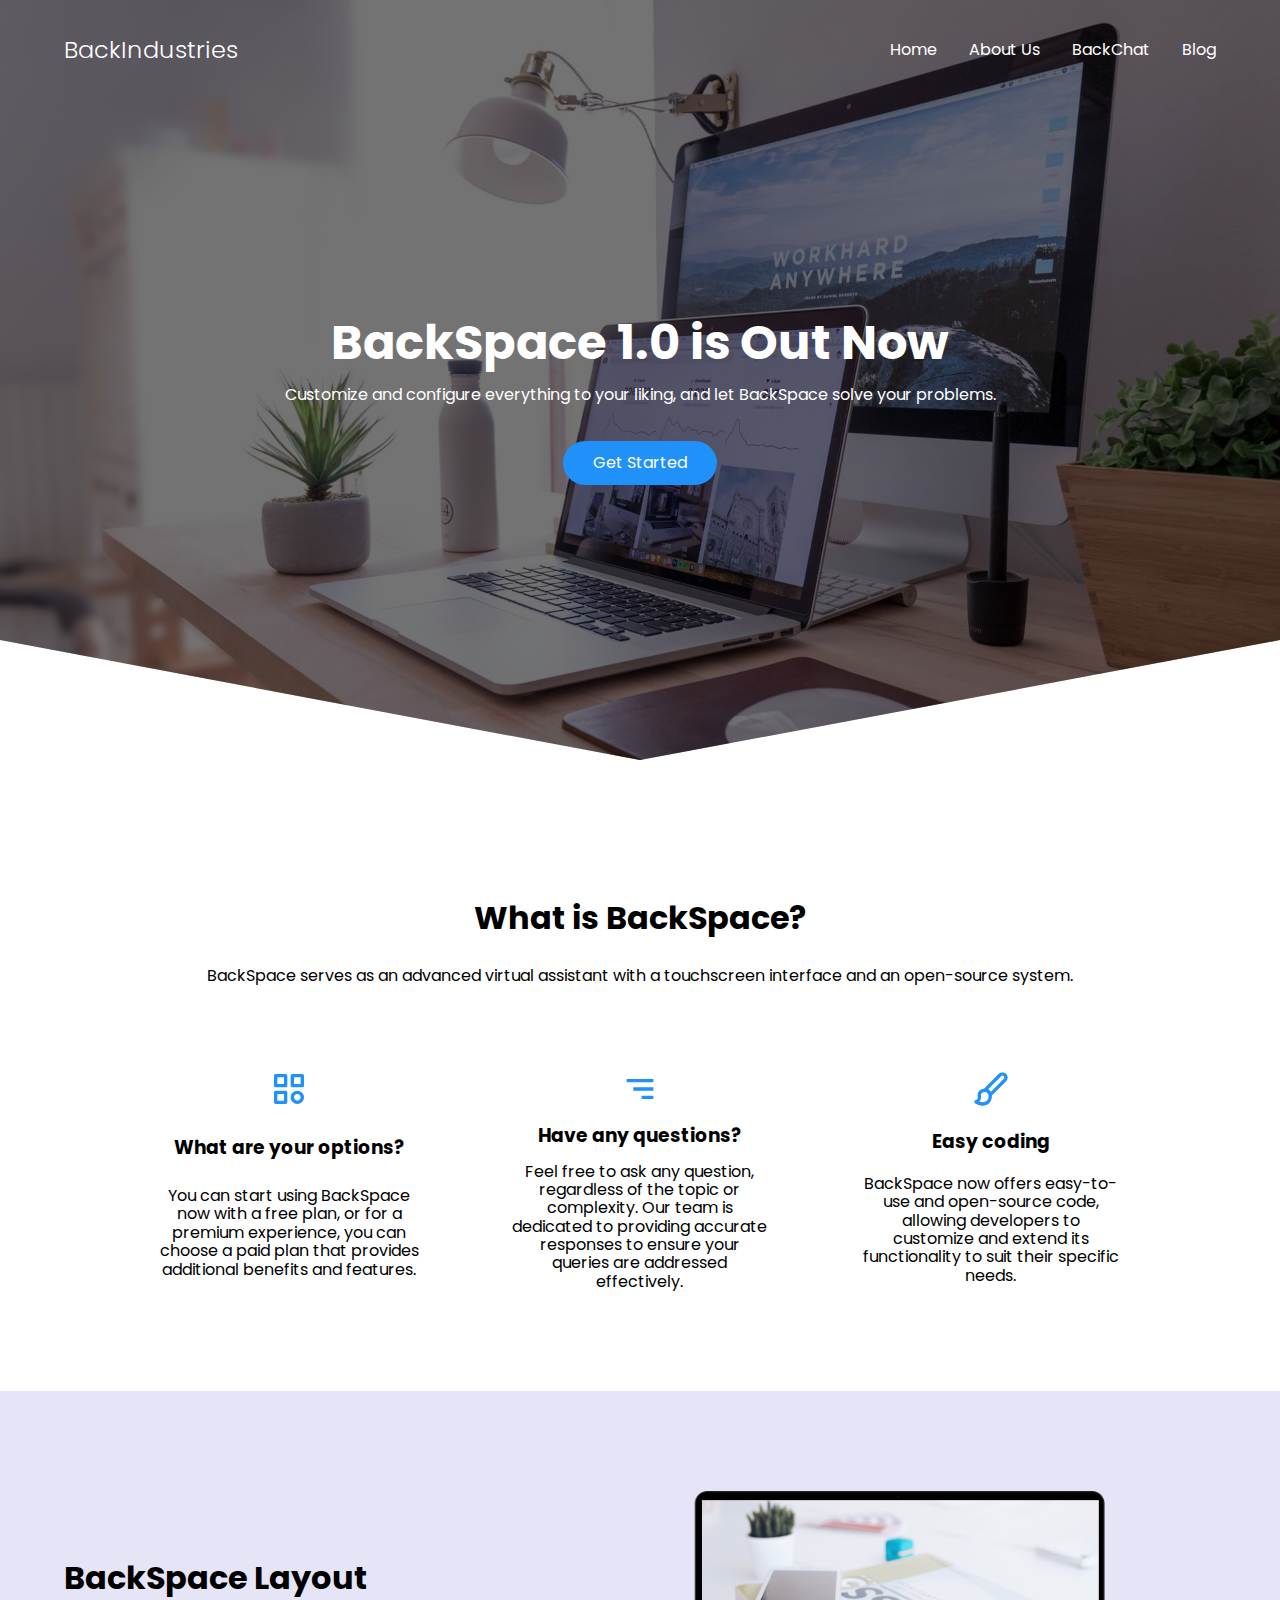
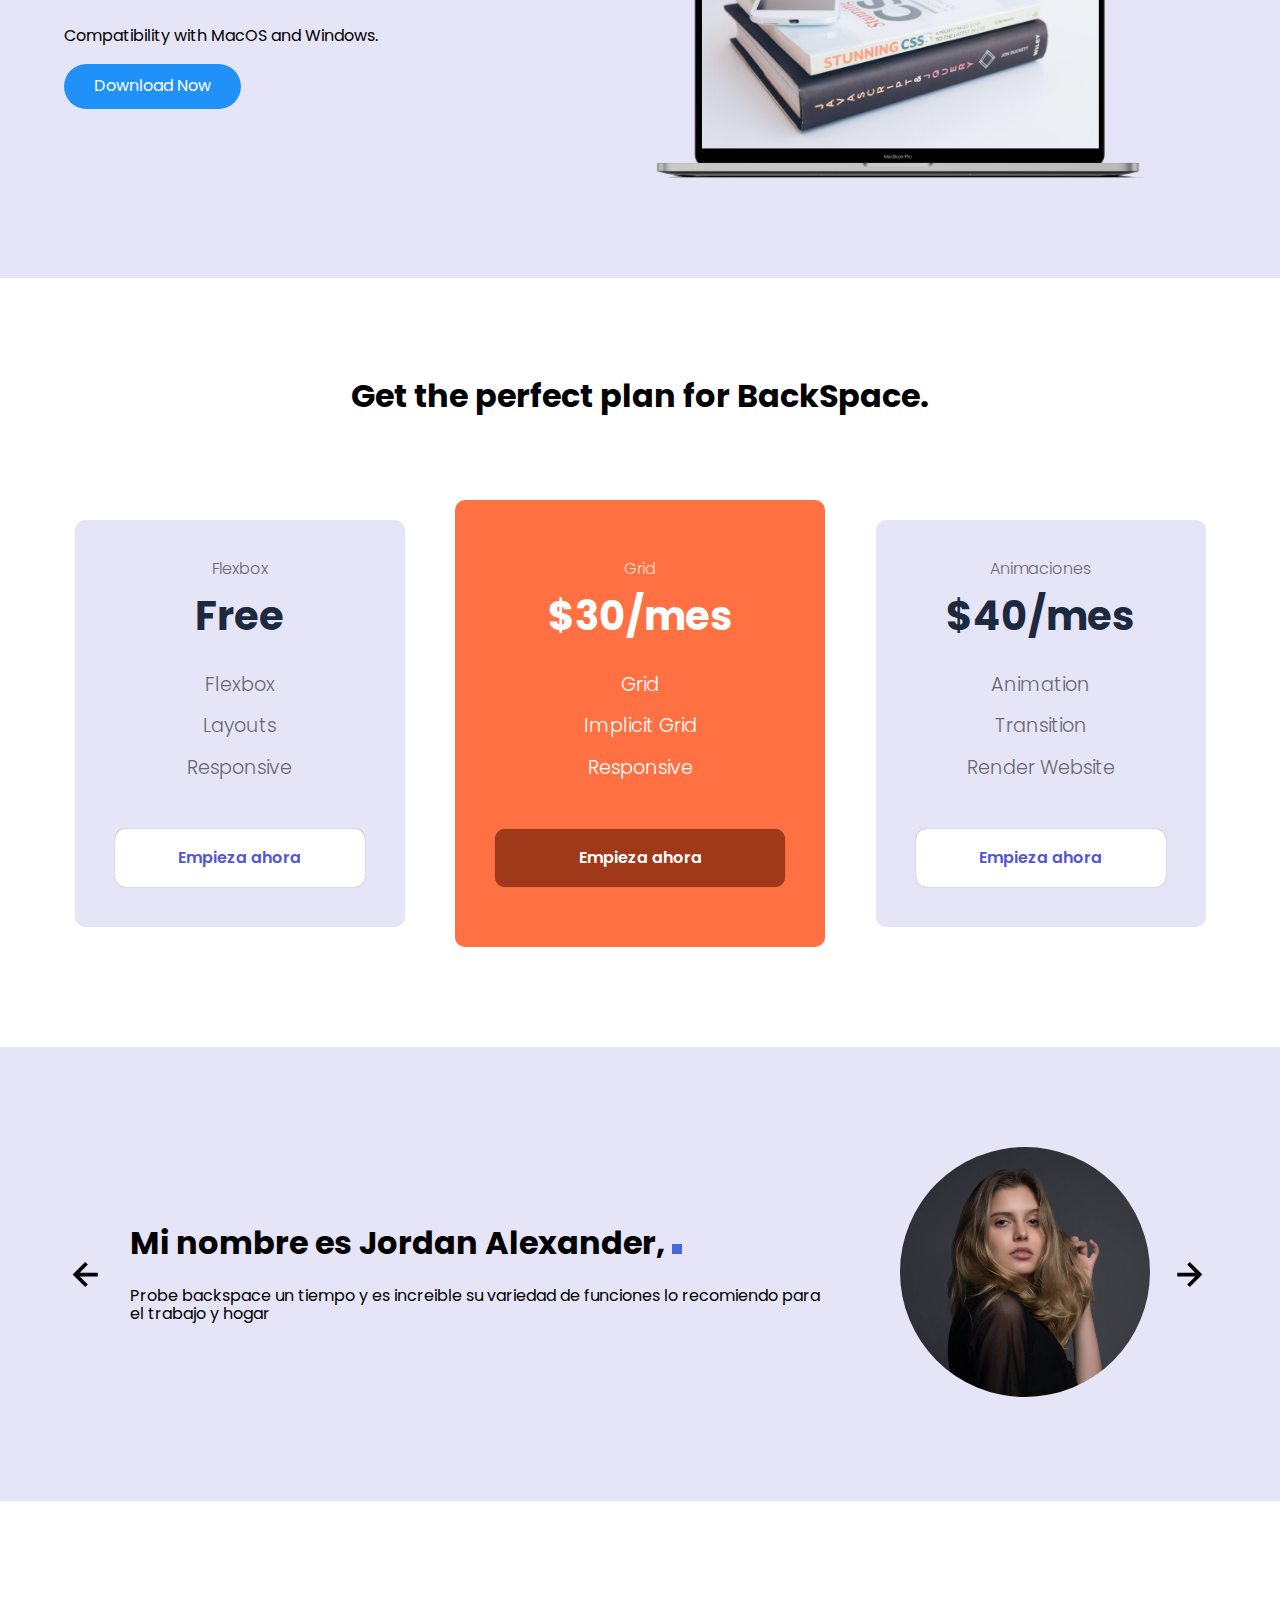
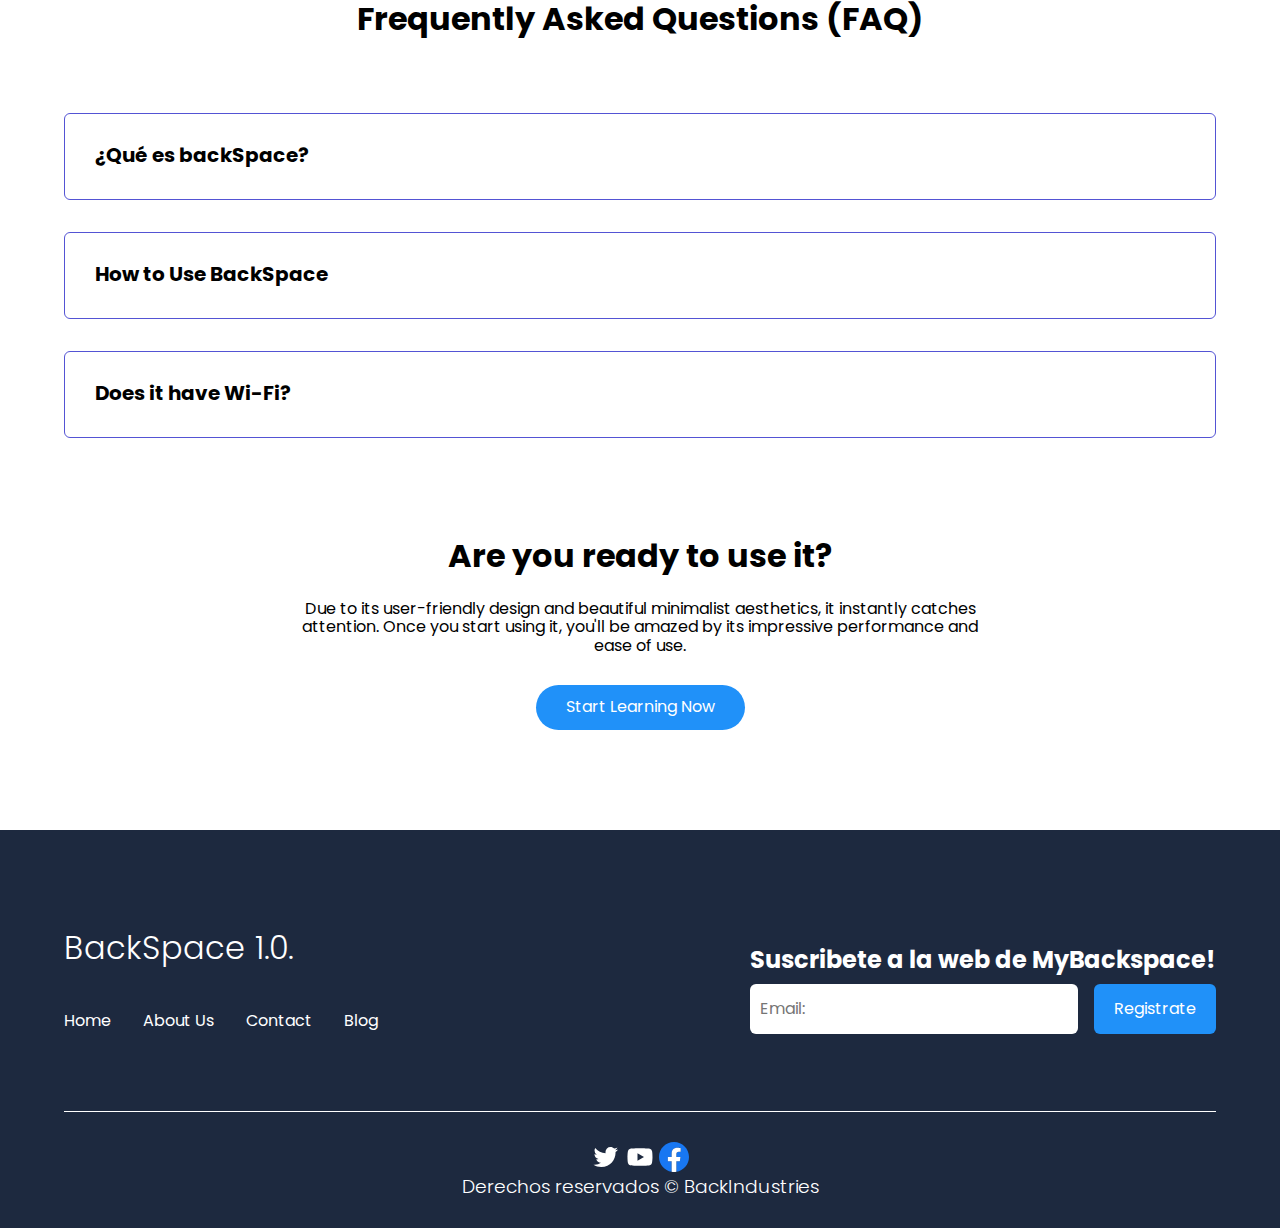
<file: index.html>
<!DOCTYPE html>
<html lang="en">
<head>
    <title>BackIndustries</title>
    <script src="https://accounts.google.com/gsi/client" async defer></script>
    <meta charset="UTF-8">
    <meta http-equiv="X-UA-Compatible" content="IE=edge">
    <meta name="viewport" content="width=device-width, initial-scale=1.0">
    <meta name="google-signin-client_id" content="316828881159-am9to51ntud4ed0re72rbc4k93ifo8s1.apps.googleusercontent.com">
    <title>BackSpace 1.0</title>
    <link rel="shortcut icon" href="./assets/images/backspace-low-resolution-logo-black-on-white-background.png" type="image/x-icon">
    <link rel="stylesheet" href="./assets/css/normalize.css">
    <link rel="stylesheet" href="./assets/css/estilos.css">
    <meta name="theme-color" content="#2091F9">
    <meta name="title" content="BackSpace 1.0">
    <meta name="description"
        content="Backspace is an advanced virtual assistant with a touchscreen interface and an open-source system. Designed to provide an exceptional user experience, Backspace offers a wide range of features and advanced capabilities to facilitate interaction and task management.">
    <meta property="og:type" content="website">
    <meta property="og:url" content="https://alexcgdesign.github.io">
    <meta property="og:title" content="BackSpace 1.0">
    </meta property="og:description"
        content="Backspace is an advanced virtual assistant with a touchscreen interface and an open-source system. Designed to provide an exceptional user experience, Backspace offers a wide range of features and advanced capabilities to facilitate interaction and task management.">
    <meta property="og:image" content="https://alexcgdesign.github.io/images/css.jpg">
    <meta property="twitter:card" content="summary_large_image">
    <meta property="twitter:url" content="https://www.jordanalex.com/">
    <meta property="twitter:title" content="BackSpace 1.0">
    <meta property="twitter:description"
        content="Backspace is an advanced virtual assistant with a touchscreen interface and an open-source system. Designed to provide an exceptional user experience, Backspace offers a wide range of features and advanced capabilities to facilitate interaction and task management.">
    <meta property="twitter:image" content="https://alexcgdesign.github.io/images/css.jpg">
</head>
<body>
    <header class="hero">
        <nav class="nav container">
            <div class="nav__logo">
                <h2 class="nav__title">BackIndustries</h2>
            </div>
            <ul class="nav__link nav__link--menu">
                <li class="nav__items">
                    <a href="index.html" class="nav__links">Home</a>
                </li>
                <li class="nav__items">
                    <a href="portafolio.html" class="nav__links" >About Us</a>
                </li>
                <li class="nav__items">
                    <a href="#" class="nav__links">BackChat</a>
                </li>
                <li class="nav__items">
                    <a href="blog.html" class="nav__links">Blog</a>
                </li>
                <img src="./assets/images/close.svg" class="nav__close">
            </ul>
            <div class="nav__menu">
                <img src="./assets/images/menu.svg" class="nav__img">
            </div>
        </nav>
        <section class="hero__container container">
            <h1 class="hero__title">BackSpace 1.0 is Out Now</h1>
            <p class="hero__paragraph">Customize and configure everything to your liking, and let BackSpace solve your problems.</p>
            <a href="shoppingCart.html" class="cta">Get Started</a>
        </section>
    </header>
    <main>
        <section class="container about">
            <h2 class="subtitle">What is BackSpace?</h2>
            <p class="about__paragraph">BackSpace serves as an advanced virtual assistant with a touchscreen interface and an open-source system.</p>
            <div class="about__main">
                <article class="about__icons">
                    <img src="./assets/images/shapes.svg" class="about__icon">
                    <h3 class="about__title">What are your options?</h3>
                    <p class="about__paragrah">You can start using BackSpace now with a free plan, or for a premium experience, you can choose a paid plan that provides additional benefits and features.</p>
                </article>
                <article class="about__icons">
                    <img src="./assets/images/menu.svg" class="about__icon">
                    <h3 class="about__title">Have any questions?</h3>
                    <p class="about__paragrah">Feel free to ask any question, regardless of the topic or complexity. Our team is dedicated to providing accurate responses to ensure your queries are addressed effectively.</p>
                </article>
                <article class="about__icons">
                    <img src="./assets/images/paint.svg" class="about__icon">
                    <h3 class="about__title">Easy coding</h3>
                    <p class="about__paragrah">BackSpace now offers easy-to-use and open-source code, allowing developers to customize and extend its functionality to suit their specific needs.</p>
                </article>
            </div>
        </section>
        <section class="knowledge">
            <div class="knowledge__container container">
                <div class="knowledege__texts">
                    <h2 class="subtitle">BackSpace Layout</h2>
                    <p class="knowledge__paragraph">Compatibility with MacOS and Windows.</p>
                    <a href="Download.html" class="cta">Download Now</a>
                </div>
                <figure class="knowledge__picture">
                    <img src="./assets/images/macbook.png" class="knowledge__img">
                </figure>
            </div>
        </section>
        <section class="price container">
            <h2 class="subtitle">Get the perfect plan for BackSpace.</h2>
            <div class="price__table">
                <div class="price__element">
                    <p class="price__name">Flexbox</p>
                    <h3 class="price__price">Free</h3>
                    <div class="price__items">
                        <p class="price__features">Flexbox</p>
                        <p class="price__features">Layouts</p>
                        <p class="price__features">Responsive</p>
                    </div>
                    <a href="pagoplan.html" class="price__cta">Empieza ahora</a>
                </div>
                <div class="price__element price__element--best">
                    <p class="price__name">Grid</p>
                    <h3 class="price__price">$30/mes</h3>
                    <div class="price__items">
                        <p class="price__features">Grid</p>
                        <p class="price__features">Implicit Grid</p>
                        <p class="price__features">Responsive</p>
                    </div>
                    <a href="pagoplan.html" class="price__cta">Empieza ahora</a>
                </div>
                <div class="price__element">
                    <p class="price__name">Animaciones</p>
                    <h3 class="price__price">$40/mes</h3>
                    <div class="price__items">
                        <p class="price__features">Animation</p>
                        <p class="price__features">Transition</p>
                        <p class="price__features">Render Website</p>
                    </div>
                    <a href="pagoplan.html" class="price__cta">Empieza ahora</a>
                </div>
            </div>
        </section>
        <section class="testimony">
            <div class="testimony__container container">
                <img src="./assets/images/leftarrow.svg" class="testimony__arrow" id="before">
                <section class="testimony__body testimony__body--show" data-id="1">
                    <div class="testimony__texts">
                        <h2 class="subtitle">Mi nombre es Jordan Alexander, <span class="testimony__course"></span></h2>
                        <p class="testimony__review">Probe backspace un tiempo y es increible su variedad de funciones lo recomiendo para el trabajo y hogar</p>
                    </div>
                    <figure class="testimony__picture">
                        <img src="./assets/images/face.jpg" class="testimony__img">
                    </figure>
                </section>
                <section class="testimony__body" data-id="2">
                    <div class="testimony__texts">
                        <h2 class="subtitle">Mi nombre es Alejandra Perez, <span class="testimony__course">estudiante de
                                CSS.</span></h2>
                        <p class="testimony__review">Siempre quise un asistente virtual como backspace, es increible ya que tiene codigo libre y sin problemas</p>
                    </div>
                    <figure class="testimony__picture">
                        <img src="./assets/images/face2.jpg" class="testimony__img">
                    </figure>
                </section>
                <section class="testimony__body" data-id="3">
                    <div class="testimony__texts">
                        <h2 class="subtitle">Mi nombre es Karen Arteaga, <span class="testimony__course">estudiante de
                                CSS.</span></h2>
                        <p class="testimony__review">Cuando tengo una pregunta o no se algo backspaceme ayuda con ello y su interfaz es minimalista y facil de usar incluyendo un centro de preguntas y respuestas</p>
                    </div>
                    <figure class="testimony__picture">
                        <img src="./assets/images/face3.jpg" class="testimony__img">
                    </figure>
                </section>
                <section class="testimony__body" data-id="4">
                    <div class="testimony__texts">
                        <h2 class="subtitle">Mi nombre es Kevin Ramirez, <span class="testimony__course">estudiante de
                                CSS.</span></h2>
                        <p class="testimony__review">al igual que ellos, lo recomiendo por la experiencia que ofrece, no solo responde preguntas si no que es compatible con dispositivos del hogar y mucho mas!</p>
                    </div>
                    <figure class="testimony__picture">
                        <img src="./assets/images/face4.jpg" class="testimony__img">
                    </figure>
                </section>
                <img src="./assets/images/rightarrow.svg" class="testimony__arrow" id="next">
            </div>
        </section>
        <section class="questions container">
            <h2 class="subtitle">Frequently Asked Questions (FAQ)</h2>

            <section class="questions__container">
                <article class="questions__padding">
                    <div class="questions__answer">
                        <h3 class="questions__title">¿Qué es backSpace?
                            <span class="questions__arrow">
                                <img src="./assets/images/arrow.svg" class="questions__img">
                            </span>
                        </h3>
                        <p class="questions__show">aparte de ser codigo abierto, BackSpace es seguro y facil de usar, no tendras problemas al usarlo ya que su interfaz es muy intuitiva</p>
                    </div>
                </article>
                <article class="questions__padding">
                    <div class="questions__answer">
                        <h3 class="questions__title">How to Use BackSpace
                            <span class="questions__arrow">
                                <img src="./assets/images/arrow.svg" class="questions__img">
                            </span>
                        </h3>
                        <p class="questions__show">1_ Connect the device: BackSpace is equipped with a cable that should be connected to enable its functionality. Ensure a secure connection between the cable and the BackSpace device, as well as your computer or power source.

                            <br>2_ Visit the MyBackspace website: Open your preferred web browser and navigate to the official MyBackspace website. This dedicated platform provides the necessary tools and resources for setting up and optimizing your BackSpace experience.
                            
                            <br>3_ Configure BackSpace: Once you have accessed the MyBackspace website, carefully follow the provided instructions to configure BackSpace according to your specific preferences and requirements. This may involve creating an account and logging in to access the comprehensive configuration options.
                            
                            <br>4_ Enjoy the BackSpace experience: Once BackSpace has been successfully configured, you can begin leveraging its capabilities to enhance productivity and streamline tasks. Take the time to explore the diverse range of features and functionalities available, such as voice commands, task management, and seamless integration with other devices and services.
                            
                            </p>
                    </div>
                </article>
                <article class="questions__padding">
                    <div class="questions__answer">
                        <h3 class="questions__title">Does it have Wi-Fi?
                            <span class="questions__arrow">
                                <img src="./assets/images/arrow.svg" class="questions__img">
                            </span>
                        </h3>
                        <p class="questions__show">
                            Yes, BackSpace is equipped with both Wi-Fi and Bluetooth connectivity for enhanced connectivity options. This allows you to seamlessly connect and pair with various devices, regardless of their compatibility, thanks to the latest Wi-Fi and Bluetooth technologies.
                        </p>
                    </div>
                </article>
            </section>
            <section class="questions__offer">
                <h2 class="subtitle">Are you ready to use it?</h2>
                <p class="questions__copy">Due to its user-friendly design and beautiful minimalist aesthetics, it instantly catches attention. Once you start using it, you'll be amazed by its impressive performance and ease of use.                </p>
                <a href="#" target="_blank" class="cta">Start Learning Now</a>
            </section>
        </section>
    </main>
    <footer class="footer">
        <section class="footer__container container">
            <nav class="nav nav--footer">
                <h2 class="footer__title">BackSpace 1.0.</h2>
                <ul class="nav__link nav__link--footer">
                    <li class="nav__items">
                        <a href="index.html" class="nav__links">Home</a>
                    </li>
                    <li class="nav__items">
                        <a href="portafolio.html" class="nav__links">About Us</a>
                    </li>
                    <li class="nav__items">
                        <a href="contacto.html" class="nav__links">Contact</a>
                    </li>
                    <li class="nav__items">
                        <a href="blog.html"  class="nav__links">Blog</a>
                    </li>
                </ul>
            </nav>
            <form class="footer__form" action="https://formspree.io/f/mknkkrkj" method="POST">
                <h2 class="footer__newsletter">Suscribete a la web de MyBackspace!</h2>
                <div class="footer__inputs">
                    <input type="email" placeholder="Email:" class="footer__input" name="_replyto">
                    <input type="submit" value="Registrate" class="footer__submit">
                </div>
            </form>
        </section>
        <section class="footer__copy container">
            <div class="footer__social">
                <a href="https://twitter.com/BackIndustries_" target="_blank" class="footer__icons"><img src="./assets/images/twitter.svg" class="footer__img"></a>
                <a href="https://youtube.com" target="_blank" class="footer__icons"><img src="./assets/images/youtube.svg" class="footer__img"></a>
                <a href="https://facebook.com" target="_blank" class="footer__icons"><img src="./assets/images/facebook.svg" class="footer__img"></a>
            </div>
            <h3 class="footer__copyright">Derechos reservados &copy; BackIndustries</h3>
        </section>
    </footer>
    <script src="./assets/js/slider.js"></script>
    <script src="./assets/js/questions.js"></script>
    <script src="./assets/js/menu.js"></script>
</body>
</html>
</file>
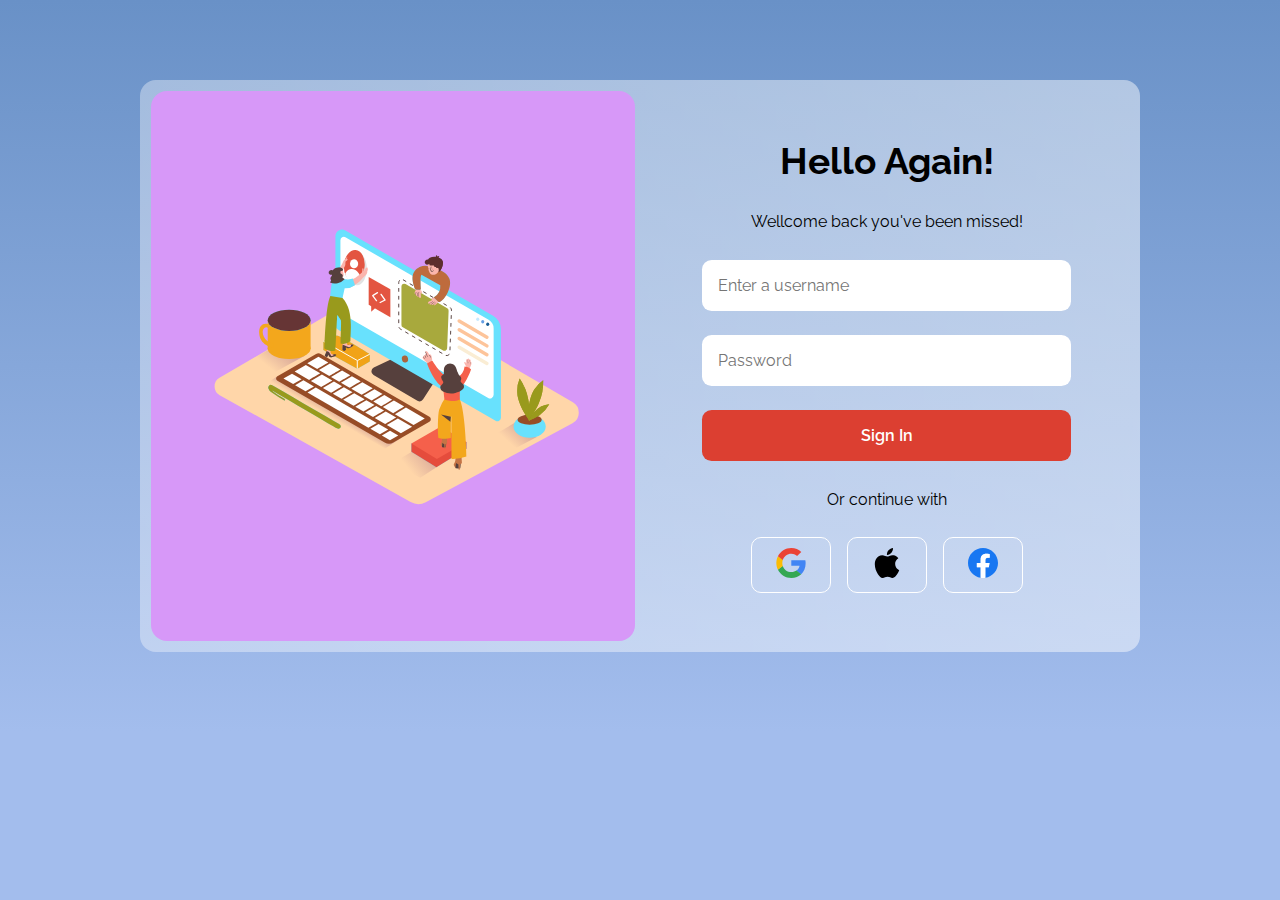
<file: contacto.html>
<!DOCTYPE html>
<html lang="es">

<head>
    <meta charset="UTF-8">
    <meta http-equiv="X-UA-Compatible" content="IE=edge">
    <meta name="viewport" content="width=device-width, initial-scale=1.0">
    <title>Contacto</title>
    <link rel="stylesheet" href="./assets/css/estilos_contacto.css">
    <link rel="preconnect" href="https://fonts.googleapis.com">
    <link rel="preconnect" href="https://fonts.gstatic.com" crossorigin>
    <link href="https://fonts.googleapis.com/css2?family=Raleway:wght@300;400;600&display=swap" rel="stylesheet">
</head>
<body>
    <section class="main">
        <figure class="main__figure">
            <img src="./assets/images/illustration.svg" class="main__img">
        </figure>
        <div class="main__contact">
            <h2 class="main__title">Hello Again!</h2>
            <p class="main__paragraph">Wellcome back you've been missed!</p>
            <form class="main__form">
                <input type="text" placeholder="Enter a username" class="main__input">
                <input type="password" placeholder="Password" class="main__input">
                <input type="submit" value="Sign In" class="main__input main__input--send">
            </form>
            <p class="main__paragraph">Or continue with</p>
            <article class="main__social">
                <a href="#" class="main__link">
                    <img src="./assets/images/google-icon.svg" class="main__icon">
                </a>
                <a href="#" class="main__link">
                    <img src="./assets/images/apple.svg" class="main__icon">
                </a>
                <a href="#" class="main__link">
                    <img src="./assets/images/facebook.svg" class="main__icon">
                </a>
            </article>
        </div>
    </section>
</body>

</html>
</file>
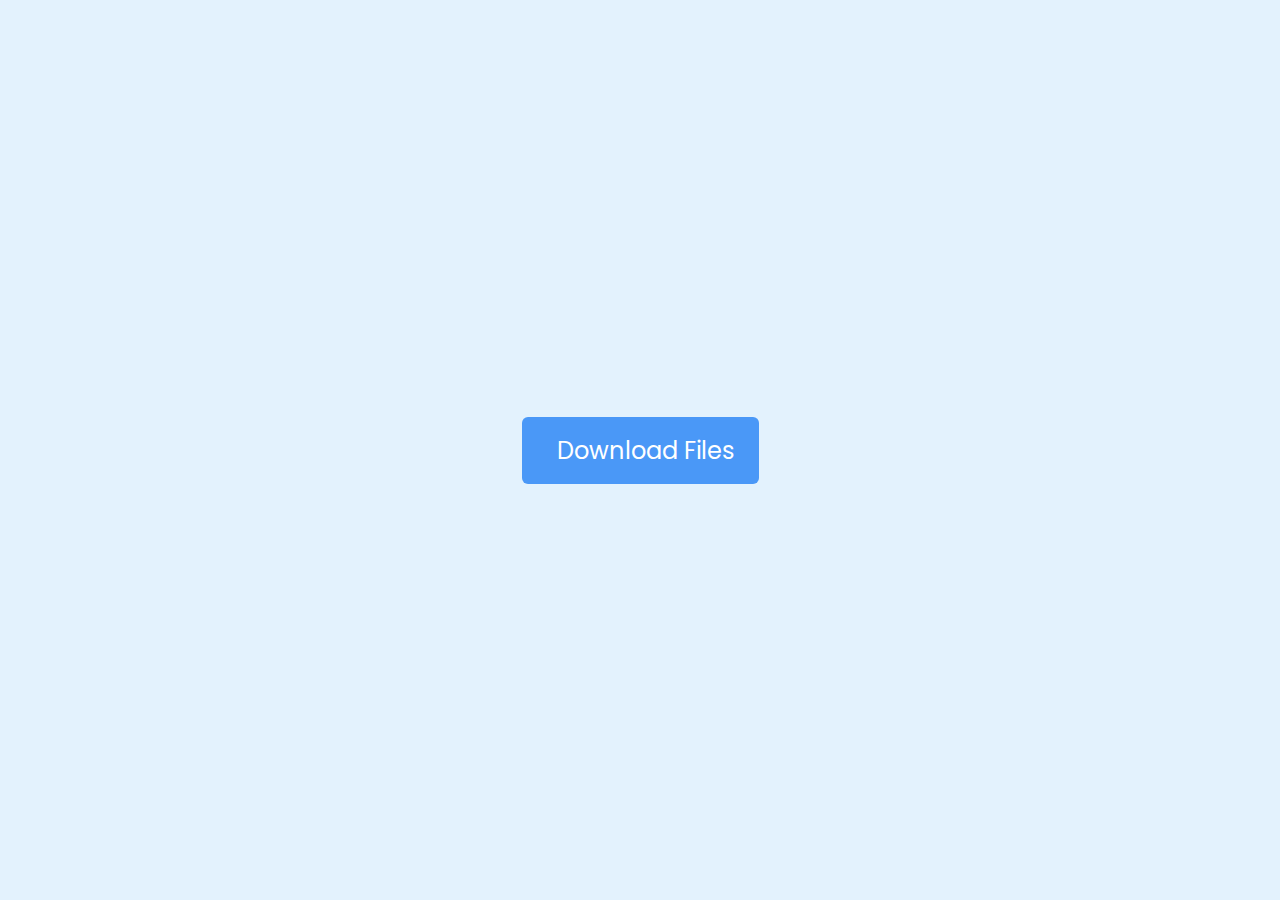
<file: Download.html>
<!DOCTYPE html>
<!-- Coding By CodingNepal - youtube.com/codingnepal -->
<html lang="Es" dir="ltr">
  <head>
    <meta charset="utf-8">
    <title>Download BackIndustries App</title>
    <link rel="stylesheet" href="./assets/css/styledownload.css">
    <meta name="viewport" content="width=device-width, initial-scale=1.0">
    <!-- Google Font Link for Icons only -->
    <link rel="stylesheet" href="https://fonts.googleapis.com/css2?family=Material+Symbols+Rounded:opsz,wght,FILL,GRAD@20..48,100..700,0..1,-50..200" />
    <script src="./assets/js/script.js" defer></script>
  </head>
  <body>
    <button class="download-btn" data-timer="3">
      
      <span class="text">Download Files</span>
    </button>
  </body>
</html>
</file>
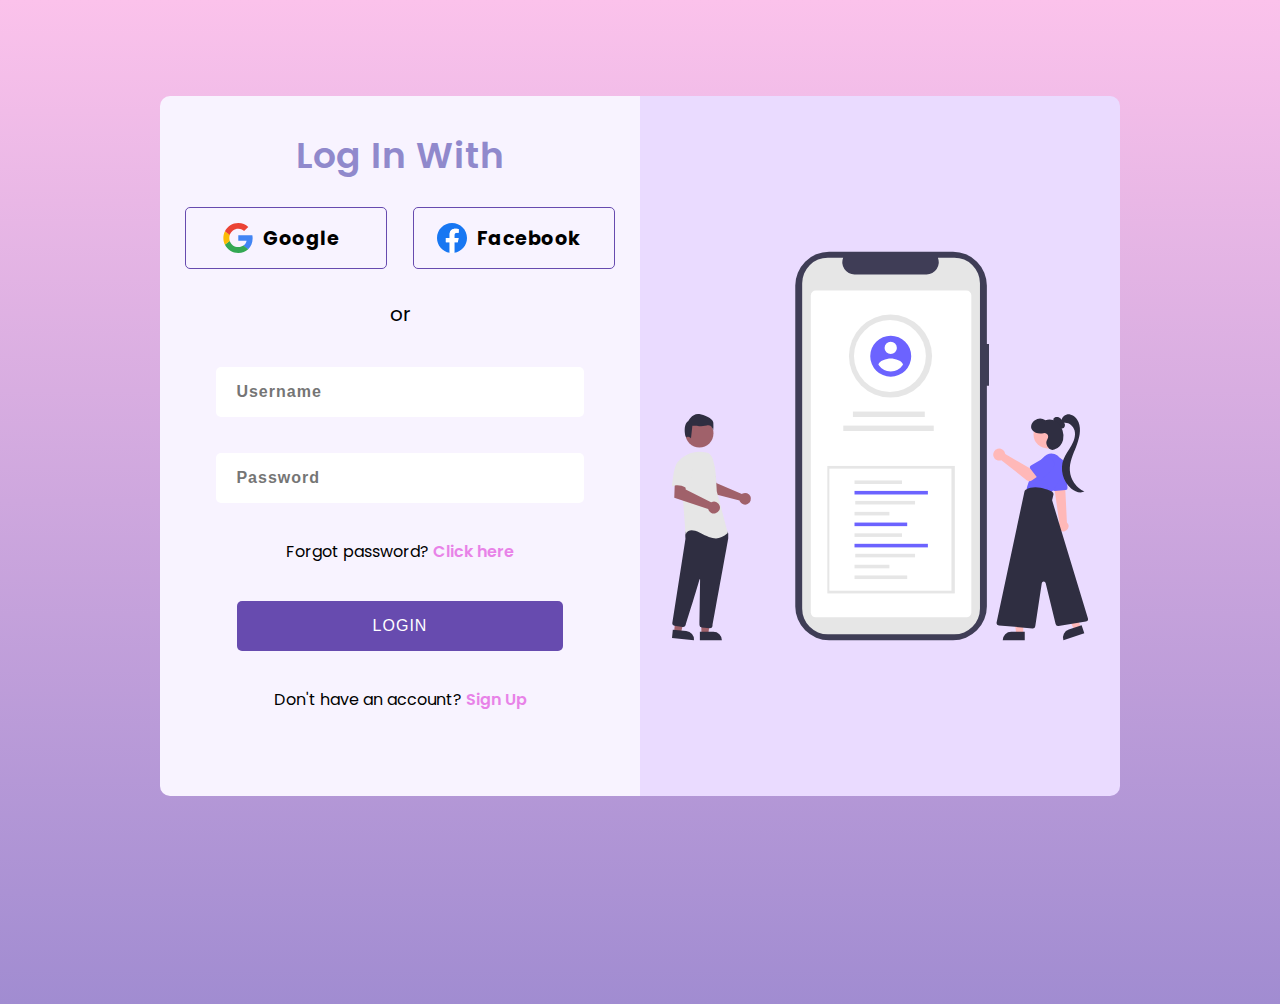
<file: login.html>
<!DOCTYPE html>
<html lang="en">
<head>
    <meta charset="UTF-8">
    <meta http-equiv="X-UA-Compatible" content="IE=edge">
    <meta name="viewport" content="width=device-width, initial-scale=1.0">
    
    <link rel="stylesheet" href="assets/css/style1.css">
    
    <title>Login</title>
</head>
<body>
      <div class="login-container">
          <div class="login-info-container">
            <h1 class="title">Log in with</h1>
            <div class="social-login">
                <div class="social-login-element">
                    <img src="/assets/images/google-icon.svg" alt="google-image">
                    <span>Google</span>
                </div>
                <div class="social-login-element">
                    <img src="/assets/images/facebook.svg" alt="facebook-image">
                    <span>Facebook</span>
                </div>
            </div>
            <p>or</p>
            <form class="inputs-container">
                <input class="input" type="text" placeholder="Username">
                <input class="input" type="text" placeholder="Password">
                <p>Forgot password? <span class="span">Click here</span></p>
                <button class="btn">login</button>
         
               
                <p>Don't have an account? <span class="span">Sign Up</span></p>
            </form>
          </div>
            <img class="image-container" src="assets/images/login.svg" alt="">
      </div>

</body>
</html>
</file>
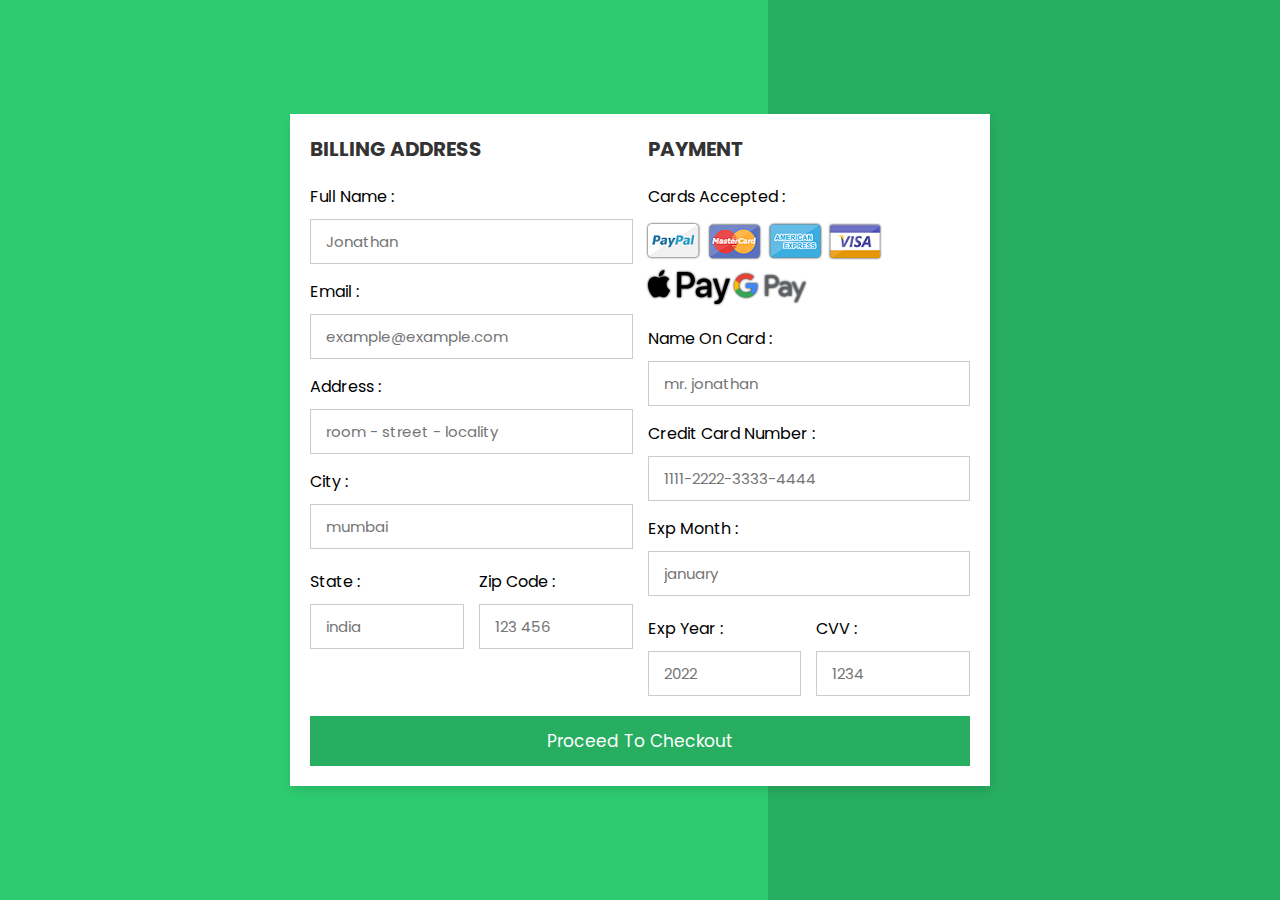
<file: pagoplan.html>
<!DOCTYPE html>
<html lang="Es">
<head>
    <meta charset="UTF-8">
    <meta http-equiv="X-UA-Compatible" content="IE=edge">
    <meta name="viewport" content="width=device-width, initial-scale=1.0">
    
    <!-- custom css file link  -->
    <link rel="stylesheet" href="./assets/css/stylepago.css">

</head>
<body>

<div class="container">

    <form action="">

        <div class="row">

            <div class="col">

                <h3 class="title">billing address</h3>

                <div class="inputBox">
                    <span>full name :</span>
                    <input type="text" placeholder="Jonathan">
                </div>
                <div class="inputBox">
                    <span>email :</span>
                    <input type="email" placeholder="example@example.com">
                </div>
                <div class="inputBox">
                    <span>address :</span>
                    <input type="text" placeholder="room - street - locality">
                </div>
                <div class="inputBox">
                    <span>city :</span>
                    <input type="text" placeholder="mumbai">
                </div>

                <div class="flex">
                    <div class="inputBox">
                        <span>state :</span>
                        <input type="text" placeholder="india">
                    </div>
                    <div class="inputBox">
                        <span>zip code :</span>
                        <input type="text" placeholder="123 456">
                    </div>
                </div>
                
            </div>

            <div class="col">

                <h3 class="title">payment</h3>

                <div class="inputBox">
                    <span>cards accepted :</span>
                    <img src="./assets/images/card_img.png" alt=""><br>
                    <img src="./assets/images/Apple_Pay_logo.svg" alt="">
                    <img src="./assets/images/Google_Pay_Logo.svg.png" alt="">
                </div>
                <div class="inputBox">
                    <span>name on card :</span>
                    <input type="text" placeholder="mr. jonathan">
                </div>
                <div class="inputBox">
                    <span>credit card number :</span>
                    <input type="number" placeholder="1111-2222-3333-4444">
                </div>
                <div class="inputBox">
                    <span>exp month :</span>
                    <input type="text" placeholder="january">
                </div>

                <div class="flex">
                    <div class="inputBox">
                        <span>exp year :</span>
                        <input type="number" placeholder="2022">
                    </div>
                    <div class="inputBox">
                        <span>CVV :</span>
                        <input type="text" placeholder="1234">
                    </div>
                </div>

            </div>
    
        </div>

        <input type="submit" value="proceed to checkout" class="submit-btn">

    </form>

</div>    
    
</body>
</html>
</file>
<file: assets/css/estilos.css>
@import url('https://fonts.googleapis.com/css2?family=Poppins:wght@300;400;600;700&display=swap');

:root {
    --padding-container: 100px 0;
    --color-title: #00000;
}

body {
    font-family: 'Poppins', sans-serif;
}

.container {
    width: 90%;
    max-width: 1200px;
    margin: 0 auto;
    overflow: hidden;
    padding: var(--padding-container);
}

.hero {
    width: 100%;
    height: 100vh;
    min-height: 600px;
    max-height: 800px;
    position: relative;
    display: grid;
    grid-template-rows: 100px 1fr;
    color: #fff;
}

.hero::before {
    content: "";
    position: absolute;
    top: 0;
    left: 0;
    width: 100%;
    height: 100%;
    background-image: linear-gradient(180deg, #0000008c 0%, #0000008c 100%), url('../images/computer.jpg');
    background-size: cover;
    clip-path: polygon(0 0, 100% 0, 100% 80%, 50% 95%, 0 80%);
    z-index: -1;
}


/* Nav */

.nav {
    --padding-container: 0;
    height: 100%;
    display: flex;
    align-items: center;
}

.nav__title {
    font-weight: 300;
}

.nav__link {
    margin-left: auto;
    padding: 0;
    display: grid;
    grid-auto-flow: column;
    grid-auto-columns: max-content;
    gap: 2em;
}

.nav__items {
    list-style: none;
}

.nav__links {
    color: #fff;
    text-decoration: none;
}

.nav__menu {
    margin-left: auto;
    cursor: pointer;
    display: none;
}

.nav__img {
    display: block;
    width: 30px;
}


.nav__close {
    display: var(--show, none);
}


/* Hero container */

.hero__container {
    max-width: 800px;
    --padding-container: 0;
    display: grid;
    grid-auto-rows: max-content;
    align-content: center;
    gap: 1em;
    padding-bottom: 100px;
    text-align: center;
}

.hero__title {
    font-size: 3rem;
}

.hero__paragraph {
    margin-bottom: 20px;
}

.cta {
    display: inline-block;
    background-color: #2091F9;
    justify-self: center;
    color: #fff;
    text-decoration: none;
    padding: 13px 30px;
    border-radius: 32px;
}

/* About */

.about {
    text-align: center;
}

.subtitle {
    color: var(--color-title);
    font-size: 2rem;
    margin-bottom: 25px;
}


.about__paragraph {
    line-height: 1.7;
}

.about__main {
    padding-top: 80px;
    display: grid;
    width: 90%;
    margin: 0 auto;
    gap: 1em;
    overflow: hidden;
    grid-template-columns: repeat(auto-fit, minmax(260px, auto));
}


.about__icons {
    display: grid;
    gap: 1em;
    justify-items: center;
    width: 260px;
    overflow: hidden;
    margin: 0 auto;
}

.about__icon {
    width: 40px;
}

/* Knowledge */

.knowledge {
    background-color: #e5e5f7;
    background-image: radial-gradient(#444cf7 0.5px, transparent 0.5px), radial-gradient(#444cf7 0.5px, #e5e5f7 0.5px);
    background-size: 20px 20px;
    background-position: 0 0, 10px 10px;
    overflow: hidden;
}

.knowledge__container{
    display: grid;
    grid-template-columns: 1fr 1fr;
    gap: 1em;
    align-items: center;
}

.knowledge__picture{
    max-width: 500px;
}

.knowledge__paragraph{
    line-height: 1.7;
    margin-bottom: 15px;
}

.knowledge__img{
    width: 100%;
    display: block;
}

/* price */

.price{
    text-align: center;
}

.price__table{
    padding-top: 60px;
    display: flex;
    flex-wrap: wrap;
    gap: 2.5em;
    justify-content: space-evenly;
    align-items: center;
}

.price__element{
    background-color: #e5e5f7;
    text-align: center;
    border-radius: 10px;
    width: 330px;
    padding: 40px;
    --color-plan: #696871;
    --color-price: #1D293F;
    --bg-cta: #fff;
    --color-cta: #5454D4;
    --color-items: #696871;
}

.price__element--best{
    width: 370px;
    padding: 60px 40px;
    background-color: #FF7143;
    --color-plan: rgb(255 255 255 / 75%);
    --color-price: #fff;
    --bg-cta: #9F3919;
    --color-cta: #FFF;
    --color-items: #fff;
}


.price__name{
    color: var(--color-plan);
    margin-bottom: 15px;
    font-weight: 300;
}

.price__price{
    font-size: 2.5rem;
    color: var(--color-price);
}

.price__items{
    margin-top: 35px;
    display: grid;
    gap: 1em;
    font-weight: 300;
    font-size: 1.2rem;
    margin-bottom: 50px;
    color: var(--color-items);
}

.price__cta{
    display: block;
    padding: 20px 0;
    border-radius: 10px;
    text-decoration: none;
    background-color: var(--bg-cta);
    font-weight: 600;
    color: var(--color-cta);
    box-shadow: 0 0 1px rgba(0, 0, 0, .5);
}

/* Testimony */

.testimony{
    background-color: #e5e5f7;
}

.testimony__container{
    display: grid;
    grid-template-columns: 50px 1fr 50px;
    gap: 1em;
    align-items: center;
}

.testimony__body{
    display: grid;
    grid-template-columns: 1fr max-content;
    justify-content: space-between;
    align-items: center;
    gap: 2em;
    grid-column: 2/3;
    grid-row: 1/2;
    opacity: 0;
    pointer-events: none;
}


.testimony__body--show{
    pointer-events: unset;
    opacity: 1;
    transition: opacity 1.5s ease-in-out;
}

.testimony__img{
    width: 250px;
    height: 250px;
    border-radius: 50%;
    object-fit: cover;
    object-position: 50% 30%;
}

.testimony__texts{
    max-width: 700px;
}

.testimony__course{
    background-color: royalblue;
    color: #fff;
    display: inline-block;
    padding: 5px;
}

.testimony__arrow{
    width: 90%;
    cursor: pointer;
}

/* Questions */

.questions{
    text-align: center;
}

.questions__container{
    display: grid;
    gap: 2em;
    padding-top: 50px;
    padding-bottom: 100px;
}

.questions__padding{
    padding: 0;
    transition: padding .3s;
    border: 1px solid #5454D4;
    border-radius: 6px;
}

.questions__padding--add{
    padding-bottom: 30px;
}

.questions__answer{
    padding: 0 30px 0;
    overflow: hidden;
}

.questions__title{
    text-align: left;
    display: flex;
    font-size: 20px;
    padding: 30px 0 30px;
    cursor: pointer;
    color: var(--color-title);
    justify-content: space-between;
}

.questions__arrow{
    border-radius: 50%;
    background-color: var(--color-title);
    width: 25px;
    height: 25px;
    display: flex;
    justify-content: center;
    align-items: center;
    align-self: flex-end;
    margin-left: 10px;
    transition:  transform .3s;
}

.questions__arrow--rotate{
    transform: rotate(180deg);
}

.questions__show{
    text-align: left;
    height: 0;
    transition: height .3s;
}

.questions__img{
    display: block;
}

.questions__copy{
    width: 60%;
    margin: 0 auto;
    margin-bottom: 30px;
}

/* Footer */

.footer{
    background-color: #1D293F;
}

.footer__title{
    font-weight: 300;
    font-size: 2rem;
    margin-bottom: 30px;
}

.footer__title, .footer__newsletter{
    color: #fff;
}


.footer__container{
    display: flex;
    justify-content: space-between;
    align-items: center;
    border-bottom: 1px solid #fff;
    padding-bottom: 60px;
}

.nav--footer{
    padding-bottom: 20px;
    display: grid;
    gap: 1em;
    grid-auto-flow: row;
    height: 100%;
}

.nav__link--footer{
    display: flex;
    margin: 0;
    margin-right: 20px;
    flex-wrap: wrap;
}

.footer__inputs{
    margin-top: 10px;
    display: flex;
    overflow: hidden;
}

.footer__input{
    background-color: #fff;
    height: 50px;
    display: block;
    padding-left: 10px;
    border-radius: 6px;
    font-size: 1rem;
    outline: none;
    border: none;
    margin-right: 16px;
}

.footer__submit{
    margin-left: auto;
    display: inline-block;
    height: 50px;
    padding: 0 20px ;
    background-color: #2091F9;
    border: none;
    font-size: 1rem;
    color: #fff;
    border-radius: 6px;
    cursor: pointer;
}

.footer__copy{
    --padding-container: 30px 0;
    text-align: center;
    color: #fff;
}

.footer__copyright{
    font-weight: 300;
}

.footer__icons{
    margin-bottom: 10px;
}

.footer__img{
    width: 30px;
}

/* Media queries */

@media (max-width:800px){
    .nav__menu{
        display: block;
    }

    .nav__link--menu{
        position: fixed;
        background-color: #000;
        top: 0;
        left: 0;
        height: 100%;
        width: 100%;
        display: flex;
        flex-direction: column;
        justify-content: space-evenly;
        align-items: center;
        z-index: 100;
        opacity: 0;
        pointer-events: none;
        transition: .7s opacity;
    }

    .nav__link--show{
        --show: block;
        opacity:1 ;
        pointer-events: unset;
    }

    .nav__close{
        position: absolute;
        top: 30px;
        right: 30px;
        width: 30px;
        cursor: pointer;
    }

    .hero__title{
        font-size: 2.5rem;
    }


    .about__main{
        gap: 2em;
    }

    .about__icons:last-of-type{
        grid-column: 1/-1;
    }


    .knowledge__container{
        grid-template-columns: 1fr;
        grid-template-rows: max-content 1fr;
        gap: 3em;
        text-align: center;
    }

    .knowledge__picture{
        grid-row: 1/2;
        justify-self: center;
    }

    .testimony__container{
        grid-template-columns: 30px 1fr 30px;
    }

    .testimony__body{
        grid-template-columns: 1fr;
        grid-template-rows: max-content max-content;
        gap: 3em;
        justify-items:center ;
    }


    .testimony__img{
        width: 200px;
        height: 200px;
        
    }

    .questions__copy{
        width: 100%;
    }

    .footer__container{
        flex-wrap: wrap;
    }

    .nav--footer{
        width: 100%;
        justify-items: center;
    }

    .nav__link--footer{
        width: 100%;
        justify-content: space-evenly;
        margin: 0;
    }

    .footer__form{
        width: 100%;
        justify-content: space-evenly;
    }

    .footer__input{
        flex: 1;
    }

}

@media (max-width:600px){
    .hero__title{
        font-size: 2rem;
    }

    .hero__paragraph{
        font-size: 1rem;
    }

    .subtitle{
        font-size: 1.8rem;
    }

    .price__element{
        width: 90%;
    }

    .price__element--best{
        width: 90%;
        /* padding: 40px; */
    }

    .price__price{
        font-size: 2rem;
    }

    .testimony{
        --padding-container: 60px 0;
    }

    .testimony__container{
        grid-template-columns: 28px 1fr 28px;
        gap: .9em;
    }

    .testimony__arrow{
        width: 100%;
    }

    .testimony__course{
        margin-top: 15px;
    }

    .questions__title{
        font-size: 1rem;
    }

    .footer__title{
        justify-self: start;
        margin-bottom: 15px;
    }

    .nav--footer{
        padding-bottom: 60px;
    }

    .nav__link--footer{
        justify-content: space-between;
    }

    .footer__inputs{
        flex-wrap: wrap;
    }

    .footer__input{
        flex-basis: 100%;
        margin: 0;
        margin-bottom: 16px;
    }

    .footer__submit{
        margin-right: auto;
        margin-left: 0;
        

        /* 
        margin:0;
        width: 100%;
        */
    }
}
</file>
<file: assets/css/estilos_contacto.css>
*{
    margin: 0;
    box-sizing: border-box;
}


body{
    font-family: 'Raleway', sans-serif;
    min-height: 600px;
    padding: 80px 0;
    background-image: linear-gradient(to top, #a3bded 0%, #6991c7 100%);
    background-color: #a3bded;
    background-repeat: no-repeat;

    display: flex;
}

.main{
    margin: auto;
    width: 90%;
    max-width: 1000px;
    background-image: linear-gradient(to left, rgba(255, 255, 255, 0.472), rgba(255, 255, 255, 0.365));
    overflow: hidden;
    padding: .7em;
    border-radius: 1em;

    display: grid;
    grid-auto-rows: max-content;
    grid-template-columns: repeat(auto-fit, minmax(310px, 1fr));
    gap: .6em;

    animation: mostrar 1.5s ease-in-out;
}

@keyframes mostrar {
    0%{
        opacity: 0;
    }

    100%{
        opacity: 1;
    }
}

.main__figure{
    overflow: hidden;
    border-radius: 1em;
    background-color: #D798F8;
    display: flex;
}

.main__img{
    margin: auto;
    width: 80%;
    max-width: 60vw;
}

.main__contact{
    display: flex;
    flex-direction: column;
    justify-content: center;
    gap: 1.5em;
    padding: 3em .7em;
    text-align: center;
}

.main__form{
    display: grid;
    justify-items: center;
    gap: 1.5em;
}

.main__input{
    width: 80%;
    max-width: 500px;
    outline: none;
    border: none;
    padding: 1em;
    font: inherit;
    border-radius: .6em;
}

.main__input--send{
    background-color: #DC3F31;
    color: #fff;
    font-weight: 600;
}

.main__title{
    font-size: 2.3rem;
}

.main__paragraph{
    margin: .3em 0;
}


.main__social{
    display: grid;
    grid-auto-flow: column;
    justify-content: center;
    grid-auto-columns: max-content;
    gap: 1em;
}

.main__link{
    border: 1px solid #fff;
    border-radius: 10px;
    padding: .6em 1.5em;
}

.main__link:hover{
    background-color: #fff;
}

.main__icon{
    width: 30px;
    height: 30px;
}
</file>
<file: assets/css/styledownload.css>
/* Import Google font - Poppins */
@import url('https://fonts.googleapis.com/css2?family=Poppins:wght@400;500;600&display=swap');
*{
  margin: 0;
  padding: 0;
  box-sizing: border-box;
  font-family: 'Poppins', sans-serif;
}
body{
  display: flex;
  min-height: 100vh;
  align-items: center;
  justify-content: center;
  background: #E3F2FD;
}
.download-btn{
  outline: none;
  border: none;
  color: #fff;
  display: flex;
  cursor: pointer;
  padding: 16px 25px;
  border-radius: 6px;
  align-items: center;
  white-space: nowrap;
  background: #4A98F7;
  transition: all 0.2s ease;
}
.download-btn:hover{
  background: #2382f6;
}
.download-btn.timer{
  color: #000;
  background: none;
  transition: none;
  font-size: 1.6rem;
  pointer-events: none;
}
.download-btn.timer b{
  color: #4A98F7;
  padding: 0 8px;
}
.download-btn .icon{
  font-size: 2rem;
}
.download-btn .text{
  font-size: 1.5rem;
  padding-left: 10px;
}
</file>
<file: assets/css/style1.css>
@import url('https://fonts.googleapis.com/css2?family=Poppins:wght@400;600;700&display=swap');

:root {
    --login-bg:#f8f3ff;
    --title-bg: #9089cc;
    --button-bg: #674baf;
    --light-pink: #e882e8;
    --image-bg:  #eadbff ;
}

body {
    height: 100vh;
    font-family: 'Poppins', sans-serif;
    background-image: linear-gradient(to top, #a18cd1 0%, #fbc2eb 100%);
}

.login-container {
    height: 43.75em;
    width: 60em;
    margin: 6em auto;
    border-radius: 10px;
    display: flex;
    justify-content: space-between;
    overflow: hidden;
}

.login-info-container {
    width: 50%;
    display: flex;
    flex-direction: column;
    align-items: center;
    text-align: center;
    padding-top: 0.5rem;
    background-color: var(--login-bg);
}

.image-container {
    padding: 2rem;
    width: 50%;
    background-color: var(--image-bg);
    box-sizing: border-box;
}

.title {
    text-transform: capitalize;
    font-size: 2.25rem;
    font-weight: 600;
    letter-spacing: 1px;
    color: var(--title-bg);
}

.social-login {
    width: 100%;
    display: flex;
    justify-content: space-evenly;
    cursor: pointer;
}

.social-login-element {
    width: 12.5rem;
    height: 3.75rem;
    font-size: 1.2rem;
    font-weight: 700;
    letter-spacing: 0.5px;
    border-radius: 5px;
    border: 1px solid var(--button-bg);
    display: flex;
    justify-content: center;
    align-items: center;
}

.social-login-element img {
    width: 1.875rem;
    height: 1.875rem;
    position: relative;
    top: 0;
    left: -0.625rem;
}

.social-login-element:hover {
    background-color: #fff;
}

.login-info-container > p {
    font-size: 1.25em;
    margin-top: 1.5em;
}

.inputs-container {
    height: 55%;
    width: 85%;
    display: flex;
    flex-direction: column;
    justify-content: space-around;
    align-items: center;
}

.input, .btn {
    width: 90%;
    height: 3.125rem;
    font-size: 1em;
}

.input {
    padding-left: 20px;
    border: none;
    border-radius: 5px;
    font-weight: 600;
    letter-spacing: 1px;
    box-sizing: border-box;
}

.input:hover {
    border: 2px solid var(--button-bg);
}

.btn {
    width: 80%;
    letter-spacing: 1px;
    text-transform: uppercase;
    color: white;
    border: none;
    border-radius: 5px;
    background-color: var(--button-bg);
    cursor: pointer;
}

.inputs-container p {
    margin: 0;
}

.span {
    color: var(--light-pink);
    font-weight: 600;
    cursor: pointer;
}

@media screen and (max-width: 1000px) {
    .login-container {
        width: 70%;
        margin-top: 3rem;
    }
    .login-info-container {
        width: 100%;
        border-radius: 5px;
    }
    
    .image-container {
        display: none;
    }  
}

@media screen and (max-width: 650px) {
    .login-container {
        width: 90%;
    }
}

@media screen and (max-width: 500px) {
    .login-container {
        height: 90%;
    }

    .social-login {
        flex-direction: column;
        align-items: center;
        height: 30%;
    }

    .login-info-container > p {
        margin: 0;
    }
}
</file>
<file: assets/css/stylepago.css>
@import url('https://fonts.googleapis.com/css2?family=Poppins:wght@100;300;400;500;600&display=swap');

*{
  font-family: 'Poppins', sans-serif;
  margin:0; padding:0;
  box-sizing: border-box;
  outline: none; border:none;
  text-transform: capitalize;
  transition: all .2s linear;
}

.container{
  display: flex;
  justify-content: center;
  align-items: center;
  padding:25px;
  min-height: 100vh;
  background: linear-gradient(90deg, #2ecc71 60%, #27ae60 40.1%);
}

.container form{
  padding:20px;
  width:700px;
  background: #fff;
  box-shadow: 0 5px 10px rgba(0,0,0,.1);
}

.container form .row{
  display: flex;
  flex-wrap: wrap;
  gap:15px;
}

.container form .row .col{
  flex:1 1 250px;
}

.container form .row .col .title{
  font-size: 20px;
  color:#333;
  padding-bottom: 5px;
  text-transform: uppercase;
}

.container form .row .col .inputBox{
  margin:15px 0;
}

.container form .row .col .inputBox span{
  margin-bottom: 10px;
  display: block;
}

.container form .row .col .inputBox input{
  width: 100%;
  border:1px solid #ccc;
  padding:10px 15px;
  font-size: 15px;
  text-transform: none;
}

.container form .row .col .inputBox input:focus{
  border:1px solid #000;
}

.container form .row .col .flex{
  display: flex;
  gap:15px;
}

.container form .row .col .flex .inputBox{
  margin-top: 5px;
}

.container form .row .col .inputBox img{
  height: 34px;
  margin-top: 5px;
  filter: drop-shadow(0 0 1px #000);
}

.container form .submit-btn{
  width: 100%;
  padding:12px;
  font-size: 17px;
  background: #27ae60;
  color:#fff;
  margin-top: 5px;
  cursor: pointer;
}

.container form .submit-btn:hover{
  background: #2ecc71;
}
</file>
